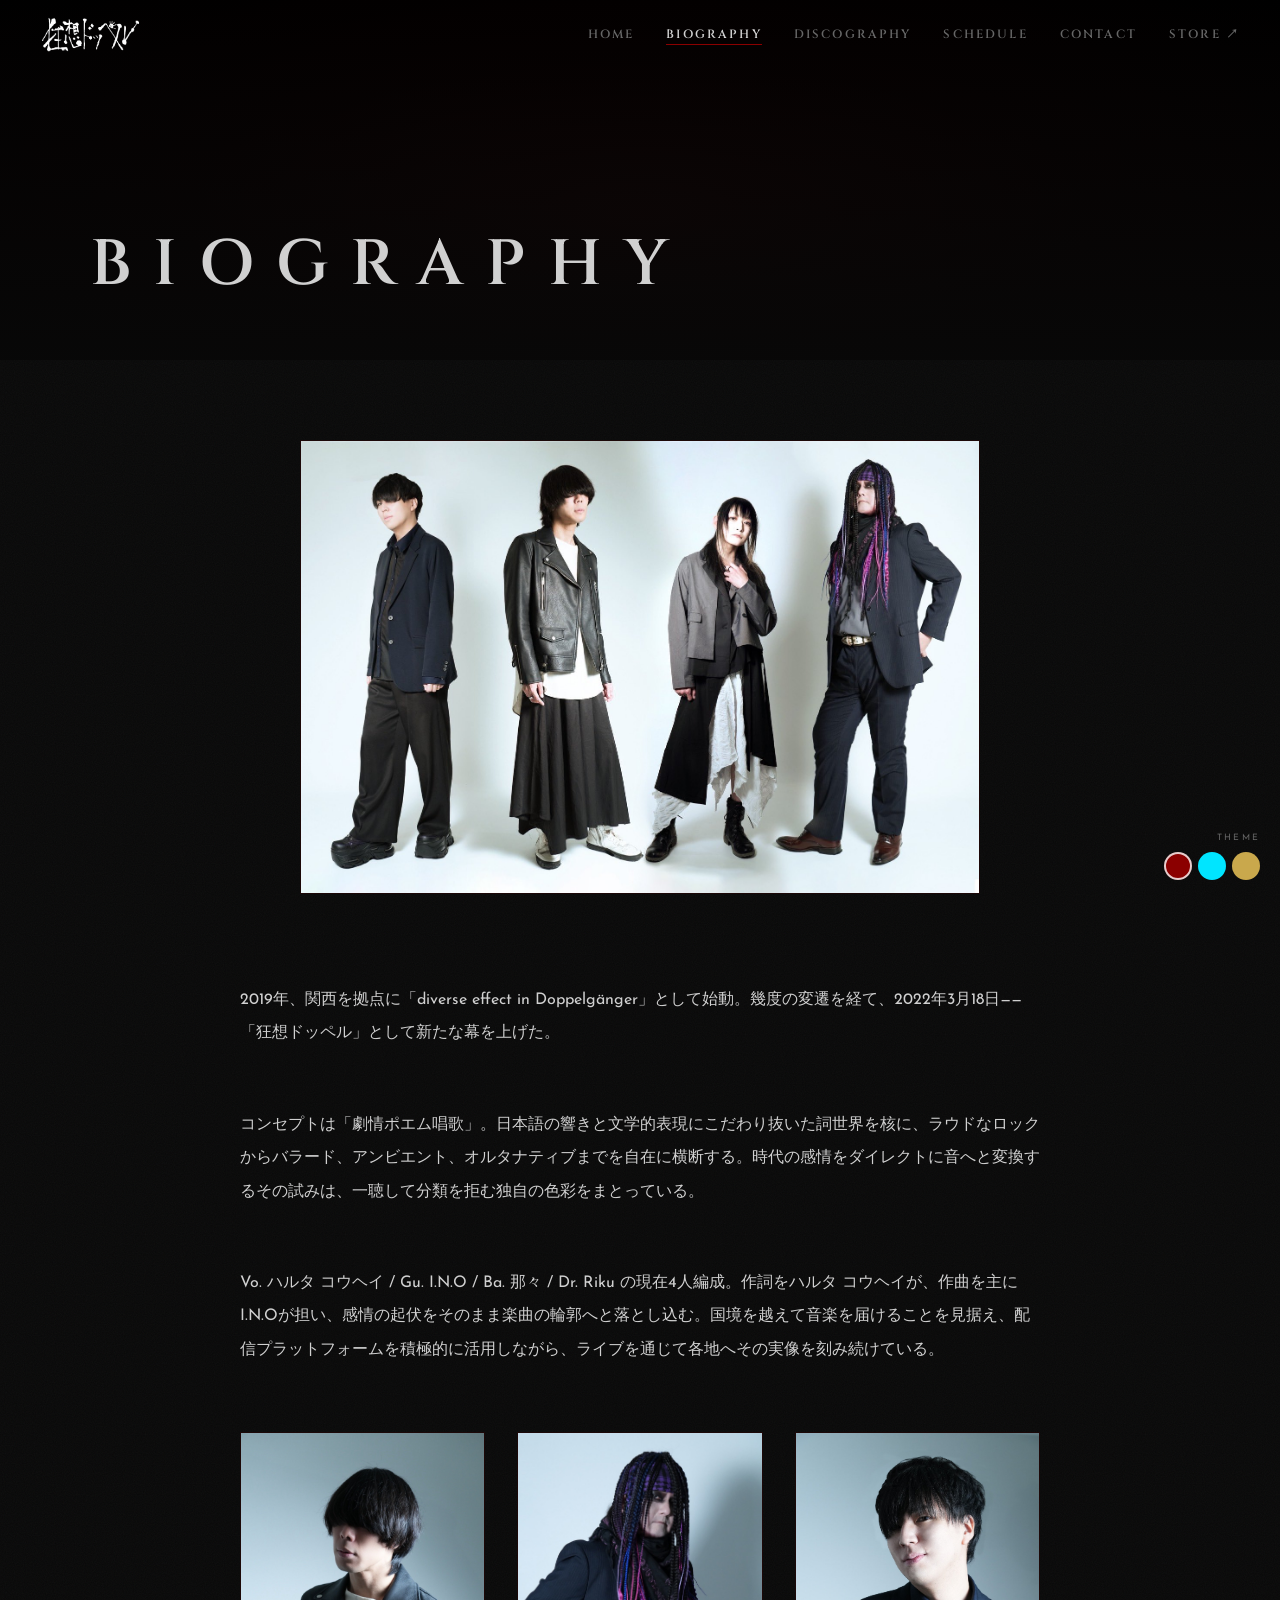
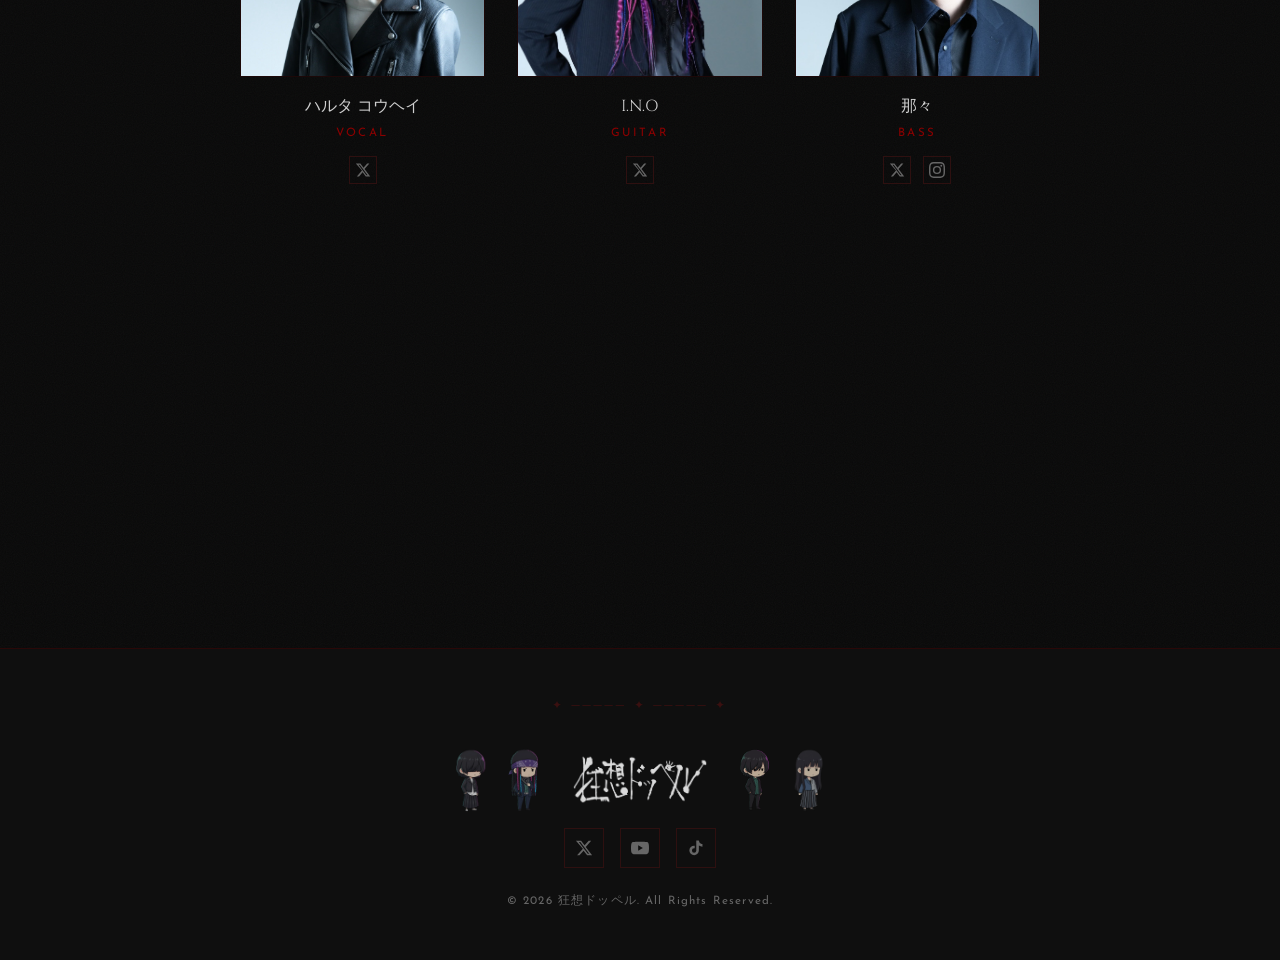
<file: biography.html>
<!DOCTYPE html>
<html lang="ja">
<head>
  <meta charset="UTF-8">
  <meta name="viewport" content="width=device-width, initial-scale=1.0">
  <meta name="description" content="狂想ドッペル（きょうそうどっぺる）のバイオグラフィー。Vo.ハルタ コウヘイ / Gu.I.N.O / Ba.那々 / Dr.Riku からなる感情音楽バンドのメンバープロフィール。">
  <title>狂想ドッペル | BIOGRAPHY - メンバープロフィール</title>
  <link rel="canonical" href="https://kyoso-doppel.com/biography.html">
  <meta property="og:title" content="狂想ドッペル | BIOGRAPHY - メンバープロフィール">
  <meta property="og:description" content="狂想ドッペルのバイオグラフィー。Vo.ハルタ コウヘイ / Gu.I.N.O / Ba.那々 / Dr.Riku からなる感情音楽バンドのメンバープロフィール。">
  <meta property="og:type" content="website">
  <meta property="og:url" content="https://kyoso-doppel.com/biography.html">
  <meta property="og:image" content="https://kyoso-doppel.com/images/artists/artist.jpg">
  <meta property="og:locale" content="ja_JP">
  <meta property="og:site_name" content="狂想ドッペル Official Website">
  <meta name="twitter:card" content="summary_large_image">
  <meta name="twitter:title" content="狂想ドッペル | BIOGRAPHY - メンバープロフィール">
  <meta name="twitter:description" content="狂想ドッペルのバイオグラフィー。Vo.ハルタ コウヘイ / Gu.I.N.O / Ba.那々 / Dr.Riku からなる感情音楽バンドのメンバープロフィール。">
  <meta name="twitter:image" content="https://kyoso-doppel.com/images/artists/artist.jpg">
  <meta name="twitter:site" content="@kyoso_doppel">
  <meta name="google-site-verification" content="fE000UkVXZzDQfR9ErUdTKUqdVIrj-wkFT3vL7Ywkmw">
  <link rel="stylesheet" href="css/base.css">
  <link rel="stylesheet" href="css/theme-gothic.css" id="theme-stylesheet">
</head>
<body>

  <header class="site-header scrolled">
    <nav class="nav">
      <div class="nav__logo">
        <a href="index.html">
          <img src="images/logo/logo.png" alt="狂想ドッペル" class="nav__logo-img">
        </a>
      </div>
      <button class="nav__toggle" aria-label="メニューを開く">
        <span></span><span></span><span></span>
      </button>
      <ul class="nav__menu">
        <li><a href="index.html"            class="nav__link">HOME</a></li>
        <li><a href="biography.html"        class="nav__link">BIOGRAPHY</a></li>
        <li><a href="discography.html"      class="nav__link">DISCOGRAPHY</a></li>
        <li><a href="schedule.html"         class="nav__link">SCHEDULE</a></li>
        <li><a href="contact.html"          class="nav__link">CONTACT</a></li>
        <li><a href="https://dedshop.base.shop/" class="nav__link" target="_blank" rel="noopener">STORE ↗</a></li>
      </ul>
    </nav>
  </header>

  <div id="nav-overlay" class="nav__overlay">
    <a href="index.html"            class="nav__link">HOME</a>
    <a href="biography.html"        class="nav__link">BIOGRAPHY</a>
    <a href="discography.html"      class="nav__link">DISCOGRAPHY</a>
    <a href="schedule.html"         class="nav__link">SCHEDULE</a>
    <a href="contact.html"          class="nav__link">CONTACT</a>
    <a href="https://dedshop.base.shop/" class="nav__link" target="_blank" rel="noopener">STORE ↗</a>
  </div>

  <main>

    <!-- Page Hero -->
    <div class="page-hero">
      <div class="page-hero__bg"></div>
      <div class="page-hero__content">
        <h1 class="page-title">Biography</h1>
      </div>
    </div>

    <!-- Bio Content -->
    <section class="section">
      <div class="container">
        <div class="biography__content">

          <!-- ★ アー写: images/artists/artist.jpg を配置すると表示されます -->
          <div class="biography__photo fade-in">
            <img src="images/artists/artist.jpg" alt="狂想">
          </div>

          <p class="biography__text fade-in">
2019年、関西を拠点に「diverse effect in Doppelgänger」として始動。幾度の変遷を経て、2022年3月18日——「狂想ドッペル」として新たな幕を上げた。
          </p>

          <p class="biography__text fade-in">
コンセプトは「劇情ポエム唱歌」。日本語の響きと文学的表現にこだわり抜いた詞世界を核に、ラウドなロックからバラード、アンビエント、オルタナティブまでを自在に横断する。時代の感情をダイレクトに音へと変換するその試みは、一聴して分類を拒む独自の色彩をまとっている。
          </p>

          <p class="biography__text fade-in">
Vo. ハルタ コウヘイ / Gu. I.N.O / Ba. 那々 / Dr. Riku の現在4人編成。作詞をハルタ コウヘイが、作曲を主にI.N.Oが担い、感情の起伏をそのまま楽曲の輪郭へと落とし込む。国境を越えて音楽を届けることを見据え、配信プラットフォームを積極的に活用しながら、ライブを通じて各地へその実像を刻み続けている。
          </p>

          <!-- 追加テキスト（必要に応じて） -->
          <!--
          <p class="biography__text fade-in">
第二段落があれば、ここに追記できます。
          </p>
          -->

          <!-- メンバー一覧 -->
          <div class="members-grid" style="margin-top:4rem">
            <div class="member-card fade-in">
              <div class="member-card__photo">
                <img src="images/member/Vo.jpg" alt="ハルタ コウヘイ">
              </div>
              <div class="member-card__name">ハルタ コウヘイ</div>
              <div class="member-card__role">Vocal</div>
              <div class="member-card__sns">
                <a href="https://x.com/kyoso_kouhei" target="_blank" rel="noopener" class="sns-link" aria-label="X (Twitter)">
                  <svg xmlns="http://www.w3.org/2000/svg" viewBox="0 0 24 24" fill="currentColor"><path d="M18.244 2.25h3.308l-7.227 8.26 8.502 11.24H16.17l-4.714-6.231-5.401 6.231H2.747l7.73-8.835L1.254 2.25H8.08l4.713 6.231zm-1.161 17.52h1.833L7.084 4.126H5.117z"/></svg>
                </a>
              </div>
            </div>
            <div class="member-card fade-in">
              <div class="member-card__photo">
                <img src="images/member/Gu.jpg" alt="I.N.O">
              </div>
              <div class="member-card__name">I.N.O</div>
              <div class="member-card__role">Guitar</div>
              <div class="member-card__sns">
                <a href="https://x.com/kyoso_INO" target="_blank" rel="noopener" class="sns-link" aria-label="X (Twitter)">
                  <svg xmlns="http://www.w3.org/2000/svg" viewBox="0 0 24 24" fill="currentColor"><path d="M18.244 2.25h3.308l-7.227 8.26 8.502 11.24H16.17l-4.714-6.231-5.401 6.231H2.747l7.73-8.835L1.254 2.25H8.08l4.713 6.231zm-1.161 17.52h1.833L7.084 4.126H5.117z"/></svg>
                </a>
              </div>
            </div>
            <div class="member-card fade-in">
              <div class="member-card__photo">
                <img src="images/member/Ba.jpg" alt="那々">
              </div>
              <div class="member-card__name">那々</div>
              <div class="member-card__role">Bass</div>
              <div class="member-card__sns">
                <a href="https://x.com/nana_bassist" target="_blank" rel="noopener" class="sns-link" aria-label="X (Twitter)">
                  <svg xmlns="http://www.w3.org/2000/svg" viewBox="0 0 24 24" fill="currentColor"><path d="M18.244 2.25h3.308l-7.227 8.26 8.502 11.24H16.17l-4.714-6.231-5.401 6.231H2.747l7.73-8.835L1.254 2.25H8.08l4.713 6.231zm-1.161 17.52h1.833L7.084 4.126H5.117z"/></svg>
                </a>
                <a href="https://www.instagram.com/nana_bassist" target="_blank" rel="noopener" class="sns-link" aria-label="Instagram">
                  <svg xmlns="http://www.w3.org/2000/svg" viewBox="0 0 24 24" fill="currentColor"><path d="M12 2.163c3.204 0 3.584.012 4.85.07 3.252.148 4.771 1.691 4.919 4.919.058 1.265.069 1.645.069 4.849 0 3.205-.012 3.584-.069 4.849-.149 3.225-1.664 4.771-4.919 4.919-1.266.058-1.644.07-4.85.07-3.204 0-3.584-.012-4.849-.07-3.26-.149-4.771-1.699-4.919-4.92-.058-1.265-.07-1.644-.07-4.849 0-3.204.013-3.583.07-4.849.149-3.227 1.664-4.771 4.919-4.919 1.266-.057 1.645-.069 4.849-.069zM12 0C8.741 0 8.333.014 7.053.072 2.695.272.273 2.69.073 7.052.014 8.333 0 8.741 0 12c0 3.259.014 3.668.072 4.948.2 4.358 2.618 6.78 6.98 6.98C8.333 23.986 8.741 24 12 24c3.259 0 3.668-.014 4.948-.072 4.354-.2 6.782-2.618 6.979-6.98.059-1.28.073-1.689.073-4.948 0-3.259-.014-3.667-.072-4.947-.196-4.354-2.617-6.78-6.979-6.98C15.668.014 15.259 0 12 0zm0 5.838a6.162 6.162 0 100 12.324 6.162 6.162 0 000-12.324zM12 16a4 4 0 110-8 4 4 0 010 8zm6.406-11.845a1.44 1.44 0 100 2.881 1.44 1.44 0 000-2.881z"/></svg>
                </a>
              </div>
            </div>
            <div class="member-card fade-in">
              <div class="member-card__photo">
                <img src="images/member/Dr.jpg" alt="Riku">
              </div>
              <div class="member-card__name">Riku</div>
              <div class="member-card__role">Drums</div>
              <div class="member-card__sns">
                <a href="https://x.com/DOPpELDrR" target="_blank" rel="noopener" class="sns-link" aria-label="X (Twitter)">
                  <svg xmlns="http://www.w3.org/2000/svg" viewBox="0 0 24 24" fill="currentColor"><path d="M18.244 2.25h3.308l-7.227 8.26 8.502 11.24H16.17l-4.714-6.231-5.401 6.231H2.747l7.73-8.835L1.254 2.25H8.08l4.713 6.231zm-1.161 17.52h1.833L7.084 4.126H5.117z"/></svg>
                </a>
              </div>
            </div>
          </div>

        </div>
      </div>
    </section>

  </main>

  <footer class="site-footer">
    <div class="container">
      <div class="footer__logo-row">
        <div class="footer__members-left">
          <img src="images/icon/Vo.png" alt="ハルタ コウヘイ" class="footer__member-icon">
          <img src="images/icon/Gu.png" alt="I.N.O" class="footer__member-icon">
        </div>
        <div class="footer__logo">
          <a href="index.html">
            <img src="images/logo/logo.png" alt="狂想ドッペル" class="footer__logo-img">
          </a>
        </div>
        <div class="footer__members-right">
          <img src="images/icon/Ba.png" alt="那々" class="footer__member-icon">
          <img src="images/icon/Dr.png" alt="Riku" class="footer__member-icon">
        </div>
      </div>
      <div class="footer__sns">
        <a href="https://x.com/kyoso_doppel" target="_blank" rel="noopener" class="sns-link" aria-label="X (Twitter)">
          <svg xmlns="http://www.w3.org/2000/svg" viewBox="0 0 24 24" fill="currentColor">
            <path d="M18.244 2.25h3.308l-7.227 8.26 8.502 11.24H16.17l-4.714-6.231-5.401 6.231H2.747l7.73-8.835L1.254 2.25H8.08l4.713 6.231zm-1.161 17.52h1.833L7.084 4.126H5.117z"/>
          </svg>
        </a>
        <a href="https://www.youtube.com/@kyoso-doppel" target="_blank" rel="noopener" class="sns-link" aria-label="YouTube">
          <svg xmlns="http://www.w3.org/2000/svg" viewBox="0 0 24 24" fill="currentColor">
            <path d="M23.498 6.186a3.016 3.016 0 00-2.122-2.136C19.505 3.545 12 3.545 12 3.545s-7.505 0-9.377.505A3.017 3.017 0 00.502 6.186C0 8.07 0 12 0 12s0 3.93.502 5.814a3.016 3.016 0 002.122 2.136c1.871.505 9.376.505 9.376.505s7.505 0 9.377-.505a3.015 3.015 0 002.122-2.136C24 15.93 24 12 24 12s0-3.93-.502-5.814zM9.545 15.568V8.432L15.818 12l-6.273 3.568z"/>
          </svg>
        </a>
        <a href="https://www.tiktok.com/@kyoso_doppel" target="_blank" rel="noopener" class="sns-link" aria-label="TikTok">
          <svg xmlns="http://www.w3.org/2000/svg" viewBox="0 0 24 24" fill="currentColor">
            <path d="M19.59 6.69a4.83 4.83 0 01-3.77-4.25V2h-3.45v13.67a2.89 2.89 0 01-2.88 2.5 2.89 2.89 0 01-2.89-2.89 2.89 2.89 0 012.89-2.89c.28 0 .54.04.79.1V9.01a6.33 6.33 0 00-.79-.05 6.34 6.34 0 00-6.34 6.34 6.34 6.34 0 006.34 6.34 6.34 6.34 0 006.33-6.34V8.69a8.14 8.14 0 004.77 1.52V6.76a4.85 4.85 0 01-1-.07z"/>
          </svg>
        </a>
      </div>
      <p class="footer__copy">&copy; 2026 狂想ドッペル. All Rights Reserved.</p>
    </div>
  </footer>

  <div class="theme-switcher">
    <div class="theme-switcher__label">THEME</div>
    <div class="theme-switcher__buttons">
      <button class="theme-btn theme-btn--gothic active" data-theme="gothic"  title="A: Gothic"></button>
      <button class="theme-btn theme-btn--cyber"         data-theme="cyber"   title="B: Cyber"></button>
      <button class="theme-btn theme-btn--elegant"       data-theme="elegant" title="C: Elegant"></button>
    </div>
  </div>

  <script src="js/main.js"></script>
</body>
</html>
</file>
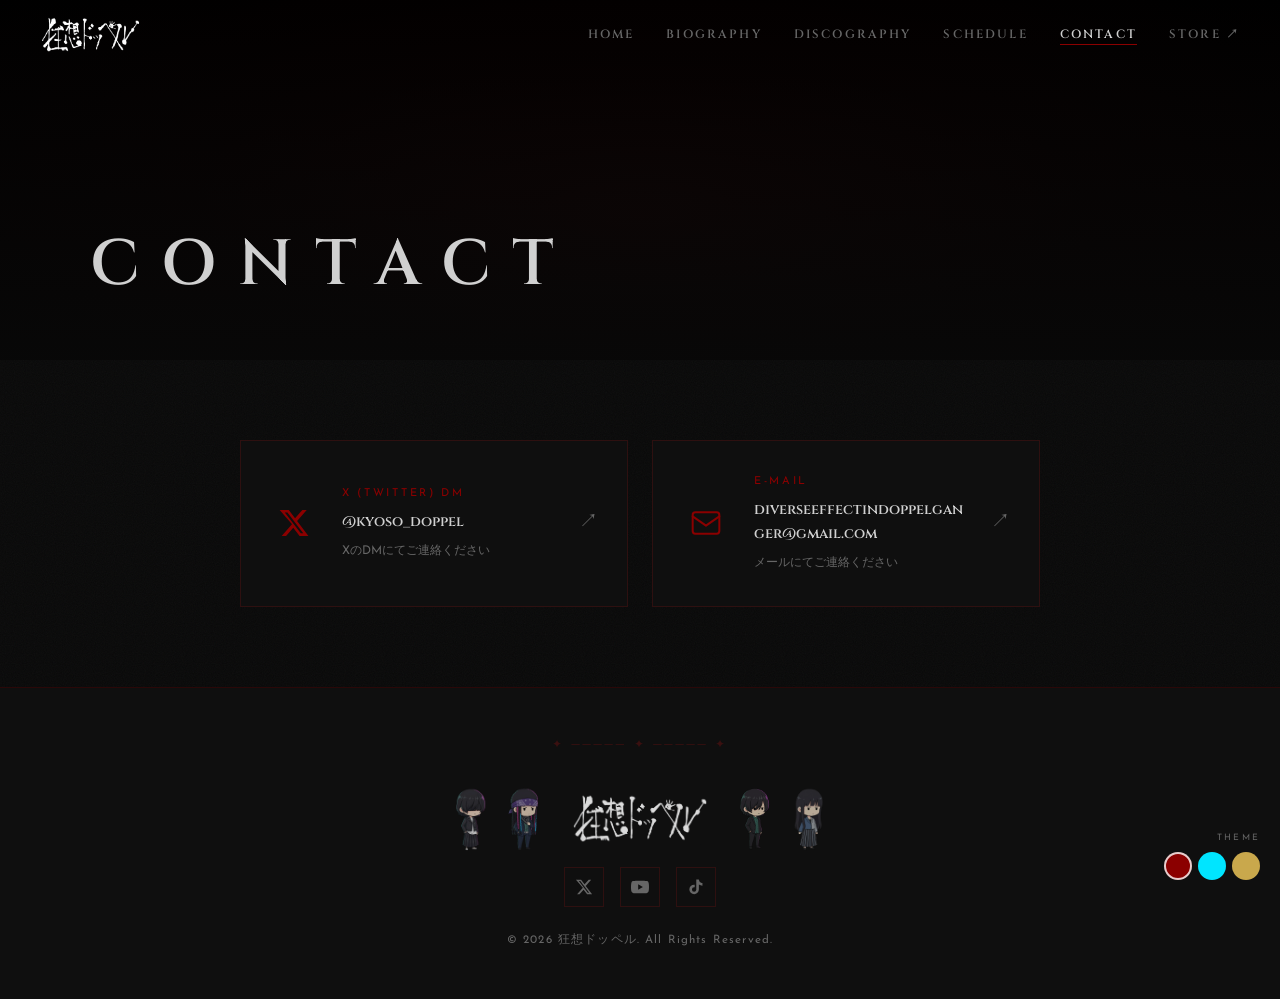
<file: contact.html>
<!DOCTYPE html>
<html lang="ja">
<head>
  <meta charset="UTF-8">
  <meta name="viewport" content="width=device-width, initial-scale=1.0">
  <meta name="description" content="狂想ドッペル（きょうそうどっぺる）へのお問い合わせ。出演依頼・取材・メディア掲載などはこちらからご連絡ください。">
  <title>狂想ドッペル | CONTACT - お問い合わせ</title>
  <link rel="canonical" href="https://kyoso-doppel.com/contact.html">
  <meta property="og:title" content="狂想ドッペル | CONTACT - お問い合わせ">
  <meta property="og:description" content="狂想ドッペルへのお問い合わせ。出演依頼・取材・メディア掲載などはこちらからご連絡ください。">
  <meta property="og:type" content="website">
  <meta property="og:url" content="https://kyoso-doppel.com/contact.html">
  <meta property="og:image" content="https://kyoso-doppel.com/images/artists/artist.jpg">
  <meta property="og:locale" content="ja_JP">
  <meta property="og:site_name" content="狂想ドッペル Official Website">
  <meta name="twitter:card" content="summary_large_image">
  <meta name="twitter:title" content="狂想ドッペル | CONTACT - お問い合わせ">
  <meta name="twitter:description" content="狂想ドッペルへのお問い合わせ。出演依頼・取材・メディア掲載などはこちらからご連絡ください。">
  <meta name="twitter:image" content="https://kyoso-doppel.com/images/artists/artist.jpg">
  <meta name="twitter:site" content="@kyoso_doppel">
  <meta name="google-site-verification" content="fE000UkVXZzDQfR9ErUdTKUqdVIrj-wkFT3vL7Ywkmw">
  <link rel="stylesheet" href="css/base.css">
  <link rel="stylesheet" href="css/theme-gothic.css" id="theme-stylesheet">
</head>
<body>

  <header class="site-header scrolled">
    <nav class="nav">
      <div class="nav__logo">
        <a href="index.html">
          <img src="images/logo/logo.png" alt="狂想ドッペル" class="nav__logo-img">
        </a>
      </div>
      <button class="nav__toggle" aria-label="メニューを開く">
        <span></span><span></span><span></span>
      </button>
      <ul class="nav__menu">
        <li><a href="index.html"            class="nav__link">HOME</a></li>
        <li><a href="biography.html"        class="nav__link">BIOGRAPHY</a></li>
        <li><a href="discography.html"      class="nav__link">DISCOGRAPHY</a></li>
        <li><a href="schedule.html"         class="nav__link">SCHEDULE</a></li>
        <li><a href="contact.html"          class="nav__link">CONTACT</a></li>
        <li><a href="https://dedshop.base.shop/" class="nav__link" target="_blank" rel="noopener">STORE ↗</a></li>
      </ul>
    </nav>
  </header>

  <div id="nav-overlay" class="nav__overlay">
    <a href="index.html"            class="nav__link">HOME</a>
    <a href="biography.html"        class="nav__link">BIOGRAPHY</a>
    <a href="discography.html"      class="nav__link">DISCOGRAPHY</a>
    <a href="schedule.html"         class="nav__link">SCHEDULE</a>
    <a href="contact.html"          class="nav__link">CONTACT</a>
    <a href="https://dedshop.base.shop/" class="nav__link" target="_blank" rel="noopener">STORE ↗</a>
  </div>

  <main>

    <div class="page-hero">
      <div class="page-hero__bg"></div>
      <div class="page-hero__content">
        <h1 class="page-title">Contact</h1>
      </div>
    </div>

    <section class="section">
      <div class="container">
        <div class="contact-grid">

          <!-- X DM -->
          <a href="https://x.com/kyoso_doppel" target="_blank" rel="noopener" class="contact-card">
            <div class="contact-card__icon">
              <svg xmlns="http://www.w3.org/2000/svg" viewBox="0 0 24 24" fill="currentColor">
                <path d="M18.244 2.25h3.308l-7.227 8.26 8.502 11.24H16.17l-4.714-6.231-5.401 6.231H2.747l7.73-8.835L1.254 2.25H8.08l4.713 6.231zm-1.161 17.52h1.833L7.084 4.126H5.117z"/>
              </svg>
            </div>
            <div class="contact-card__body">
              <div class="contact-card__label">X (Twitter) DM</div>
              <div class="contact-card__value">@kyoso_doppel</div>
              <div class="contact-card__note">XのDMにてご連絡ください</div>
            </div>
            <div class="contact-card__arrow">↗</div>
          </a>

          <!-- Email -->
          <a href="mailto:diverseeffectindoppelganger@gmail.com" class="contact-card">
            <div class="contact-card__icon">
              <svg xmlns="http://www.w3.org/2000/svg" viewBox="0 0 24 24" fill="none" stroke="currentColor" stroke-width="1.5" stroke-linecap="round" stroke-linejoin="round">
                <rect x="2" y="4" width="20" height="16" rx="2"/>
                <path d="M2 7l10 7 10-7"/>
              </svg>
            </div>
            <div class="contact-card__body">
              <div class="contact-card__label">E-MAIL</div>
              <div class="contact-card__value">diverseeffectindoppelganger@gmail.com</div>
              <div class="contact-card__note">メールにてご連絡ください</div>
            </div>
            <div class="contact-card__arrow">↗</div>
          </a>

        </div>
      </div>
    </section>

  </main>

  <footer class="site-footer">
    <div class="container">
      <div class="footer__logo-row">
        <div class="footer__members-left">
          <img src="images/icon/Vo.png" alt="ハルタ コウヘイ" class="footer__member-icon">
          <img src="images/icon/Gu.png" alt="I.N.O" class="footer__member-icon">
        </div>
        <div class="footer__logo">
          <a href="index.html">
            <img src="images/logo/logo.png" alt="狂想ドッペル" class="footer__logo-img">
          </a>
        </div>
        <div class="footer__members-right">
          <img src="images/icon/Ba.png" alt="那々" class="footer__member-icon">
          <img src="images/icon/Dr.png" alt="Riku" class="footer__member-icon">
        </div>
      </div>
      <div class="footer__sns">
        <a href="https://x.com/kyoso_doppel" target="_blank" rel="noopener" class="sns-link" aria-label="X (Twitter)">
          <svg xmlns="http://www.w3.org/2000/svg" viewBox="0 0 24 24" fill="currentColor">
            <path d="M18.244 2.25h3.308l-7.227 8.26 8.502 11.24H16.17l-4.714-6.231-5.401 6.231H2.747l7.73-8.835L1.254 2.25H8.08l4.713 6.231zm-1.161 17.52h1.833L7.084 4.126H5.117z"/>
          </svg>
        </a>
        <a href="https://www.youtube.com/@kyoso-doppel" target="_blank" rel="noopener" class="sns-link" aria-label="YouTube">
          <svg xmlns="http://www.w3.org/2000/svg" viewBox="0 0 24 24" fill="currentColor">
            <path d="M23.498 6.186a3.016 3.016 0 00-2.122-2.136C19.505 3.545 12 3.545 12 3.545s-7.505 0-9.377.505A3.017 3.017 0 00.502 6.186C0 8.07 0 12 0 12s0 3.93.502 5.814a3.016 3.016 0 002.122 2.136c1.871.505 9.376.505 9.376.505s7.505 0 9.377-.505a3.015 3.015 0 002.122-2.136C24 15.93 24 12 24 12s0-3.93-.502-5.814zM9.545 15.568V8.432L15.818 12l-6.273 3.568z"/>
          </svg>
        </a>
        <a href="https://www.tiktok.com/@kyoso_doppel" target="_blank" rel="noopener" class="sns-link" aria-label="TikTok">
          <svg xmlns="http://www.w3.org/2000/svg" viewBox="0 0 24 24" fill="currentColor">
            <path d="M19.59 6.69a4.83 4.83 0 01-3.77-4.25V2h-3.45v13.67a2.89 2.89 0 01-2.88 2.5 2.89 2.89 0 01-2.89-2.89 2.89 2.89 0 012.89-2.89c.28 0 .54.04.79.1V9.01a6.33 6.33 0 00-.79-.05 6.34 6.34 0 00-6.34 6.34 6.34 6.34 0 006.34 6.34 6.34 6.34 0 006.33-6.34V8.69a8.14 8.14 0 004.77 1.52V6.76a4.85 4.85 0 01-1-.07z"/>
          </svg>
        </a>
      </div>
      <p class="footer__copy">&copy; 2026 狂想ドッペル. All Rights Reserved.</p>
    </div>
  </footer>

  <div class="theme-switcher">
    <div class="theme-switcher__label">THEME</div>
    <div class="theme-switcher__buttons">
      <button class="theme-btn theme-btn--gothic active" data-theme="gothic"  title="A: Gothic"></button>
      <button class="theme-btn theme-btn--cyber"         data-theme="cyber"   title="B: Cyber"></button>
      <button class="theme-btn theme-btn--elegant"       data-theme="elegant" title="C: Elegant"></button>
    </div>
  </div>

  <script src="js/main.js"></script>
</body>
</html>
</file>
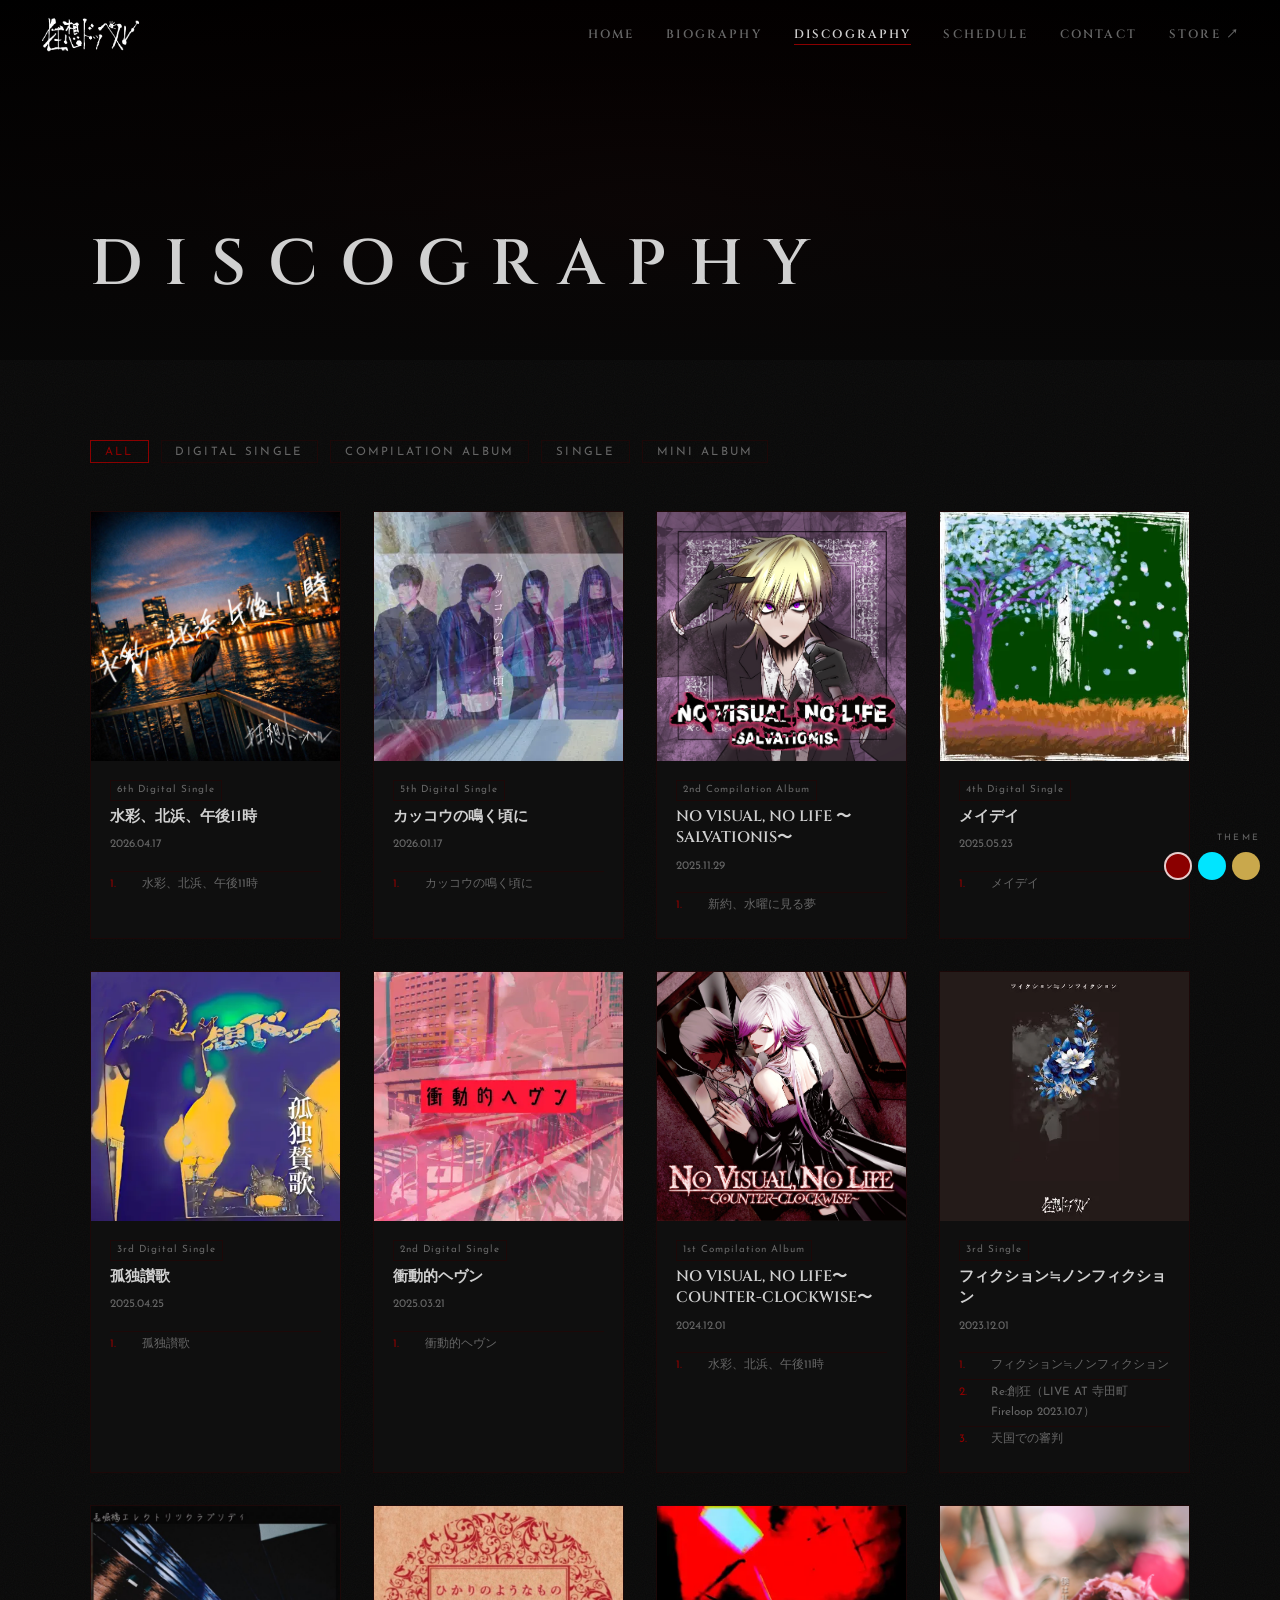
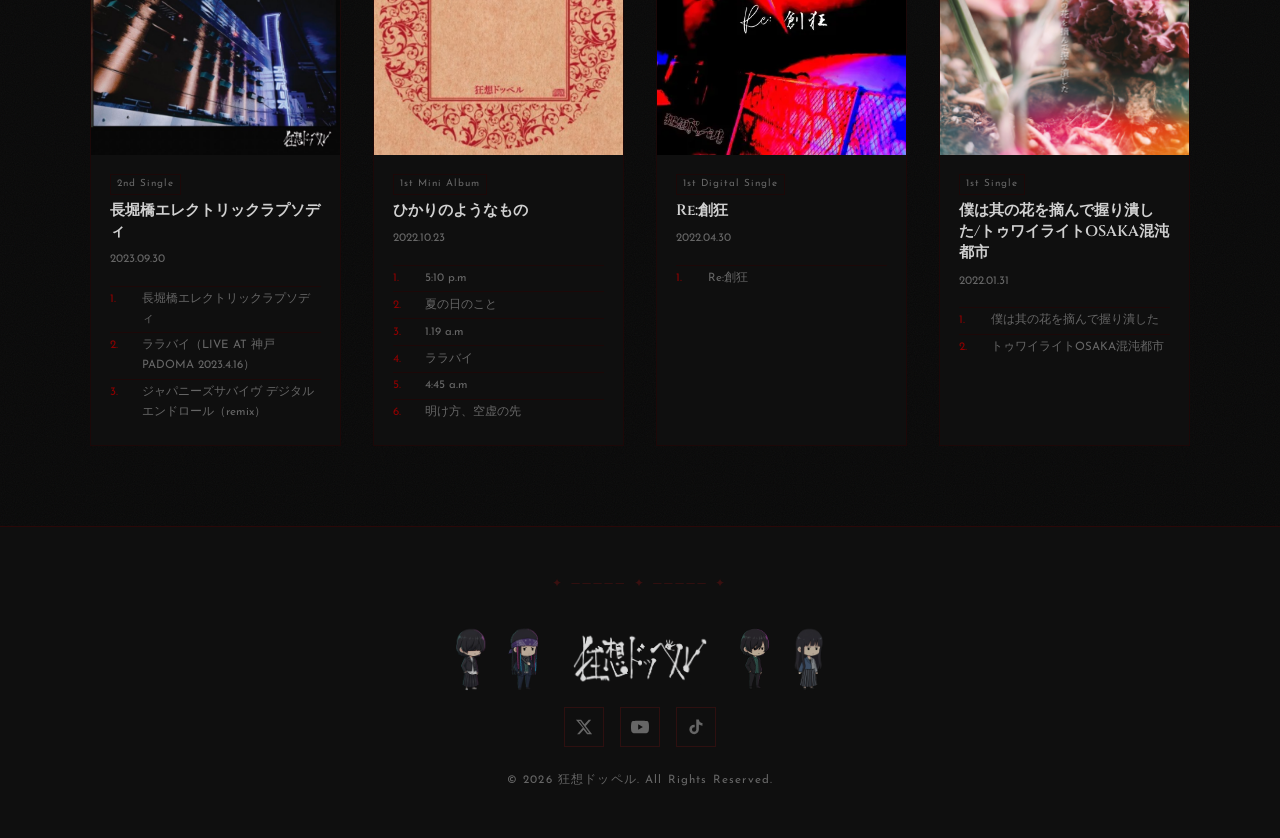
<file: discography.html>
<!DOCTYPE html>
<html lang="ja">
<head>
  <meta charset="UTF-8">
  <meta name="viewport" content="width=device-width, initial-scale=1.0">
  <meta name="description" content="狂想ドッペル（きょうそうどっぺる）のディスコグラフィー。感情音楽バンドのシングル・アルバム・配信楽曲一覧。">
  <title>狂想ドッペル | DISCOGRAPHY - リリース一覧</title>
  <link rel="canonical" href="https://kyoso-doppel.com/discography.html">
  <meta property="og:title" content="狂想ドッペル | DISCOGRAPHY - リリース一覧">
  <meta property="og:description" content="狂想ドッペルのディスコグラフィー。感情音楽バンドのシングル・アルバム・配信楽曲一覧。">
  <meta property="og:type" content="website">
  <meta property="og:url" content="https://kyoso-doppel.com/discography.html">
  <meta property="og:image" content="https://kyoso-doppel.com/images/artists/artist.jpg">
  <meta property="og:locale" content="ja_JP">
  <meta property="og:site_name" content="狂想ドッペル Official Website">
  <meta name="twitter:card" content="summary_large_image">
  <meta name="twitter:title" content="狂想ドッペル | DISCOGRAPHY - リリース一覧">
  <meta name="twitter:description" content="狂想ドッペルのディスコグラフィー。感情音楽バンドのシングル・アルバム・配信楽曲一覧。">
  <meta name="twitter:image" content="https://kyoso-doppel.com/images/artists/artist.jpg">
  <meta name="twitter:site" content="@kyoso_doppel">
  <meta name="google-site-verification" content="fE000UkVXZzDQfR9ErUdTKUqdVIrj-wkFT3vL7Ywkmw">
  <link rel="stylesheet" href="css/base.css">
  <link rel="stylesheet" href="css/theme-gothic.css" id="theme-stylesheet">
</head>
<body>

  <header class="site-header scrolled">
    <nav class="nav">
      <div class="nav__logo">
        <a href="index.html">
          <img src="images/logo/logo.png" alt="狂想ドッペル" class="nav__logo-img">
        </a>
      </div>
      <button class="nav__toggle" aria-label="メニューを開く">
        <span></span><span></span><span></span>
      </button>
      <ul class="nav__menu">
        <li><a href="index.html"            class="nav__link">HOME</a></li>
        <li><a href="biography.html"        class="nav__link">BIOGRAPHY</a></li>
        <li><a href="discography.html"      class="nav__link">DISCOGRAPHY</a></li>
        <li><a href="schedule.html"         class="nav__link">SCHEDULE</a></li>
        <li><a href="contact.html"          class="nav__link">CONTACT</a></li>
        <li><a href="https://dedshop.base.shop/" class="nav__link" target="_blank" rel="noopener">STORE ↗</a></li>
      </ul>
    </nav>
  </header>

  <div id="nav-overlay" class="nav__overlay">
    <a href="index.html"            class="nav__link">HOME</a>
    <a href="biography.html"        class="nav__link">BIOGRAPHY</a>
    <a href="discography.html"      class="nav__link">DISCOGRAPHY</a>
    <a href="schedule.html"         class="nav__link">SCHEDULE</a>
    <a href="contact.html"          class="nav__link">CONTACT</a>
    <a href="https://dedshop.base.shop/" class="nav__link" target="_blank" rel="noopener">STORE ↗</a>
  </div>

  <main>

    <div class="page-hero">
      <div class="page-hero__bg"></div>
      <div class="page-hero__content">
        <h1 class="page-title">Discography</h1>
      </div>
    </div>

    <section class="section">
      <div class="container">

        <!-- フィルターボタン（JS が自動生成） -->
        <div class="discography-filter" id="discography-filter"></div>

        <!-- リリースカード（JS が data/discography.json から自動生成） -->
        <div class="discography-grid" id="discography-grid">
          <p style="color:var(--color-text-muted);grid-column:1/-1">読み込み中...</p>
        </div>

      </div>
    </section>

  </main>

  <footer class="site-footer">
    <div class="container">
      <div class="footer__logo-row">
        <div class="footer__members-left">
          <img src="images/icon/Vo.png" alt="ハルタ コウヘイ" class="footer__member-icon">
          <img src="images/icon/Gu.png" alt="I.N.O" class="footer__member-icon">
        </div>
        <div class="footer__logo">
          <a href="index.html">
            <img src="images/logo/logo.png" alt="狂想ドッペル" class="footer__logo-img">
          </a>
        </div>
        <div class="footer__members-right">
          <img src="images/icon/Ba.png" alt="那々" class="footer__member-icon">
          <img src="images/icon/Dr.png" alt="Riku" class="footer__member-icon">
        </div>
      </div>
      <div class="footer__sns">
        <a href="https://x.com/kyoso_doppel" target="_blank" rel="noopener" class="sns-link" aria-label="X (Twitter)">
          <svg xmlns="http://www.w3.org/2000/svg" viewBox="0 0 24 24" fill="currentColor">
            <path d="M18.244 2.25h3.308l-7.227 8.26 8.502 11.24H16.17l-4.714-6.231-5.401 6.231H2.747l7.73-8.835L1.254 2.25H8.08l4.713 6.231zm-1.161 17.52h1.833L7.084 4.126H5.117z"/>
          </svg>
        </a>
        <a href="https://www.youtube.com/@kyoso-doppel" target="_blank" rel="noopener" class="sns-link" aria-label="YouTube">
          <svg xmlns="http://www.w3.org/2000/svg" viewBox="0 0 24 24" fill="currentColor">
            <path d="M23.498 6.186a3.016 3.016 0 00-2.122-2.136C19.505 3.545 12 3.545 12 3.545s-7.505 0-9.377.505A3.017 3.017 0 00.502 6.186C0 8.07 0 12 0 12s0 3.93.502 5.814a3.016 3.016 0 002.122 2.136c1.871.505 9.376.505 9.376.505s7.505 0 9.377-.505a3.015 3.015 0 002.122-2.136C24 15.93 24 12 24 12s0-3.93-.502-5.814zM9.545 15.568V8.432L15.818 12l-6.273 3.568z"/>
          </svg>
        </a>
        <a href="https://www.tiktok.com/@kyoso_doppel" target="_blank" rel="noopener" class="sns-link" aria-label="TikTok">
          <svg xmlns="http://www.w3.org/2000/svg" viewBox="0 0 24 24" fill="currentColor">
            <path d="M19.59 6.69a4.83 4.83 0 01-3.77-4.25V2h-3.45v13.67a2.89 2.89 0 01-2.88 2.5 2.89 2.89 0 01-2.89-2.89 2.89 2.89 0 012.89-2.89c.28 0 .54.04.79.1V9.01a6.33 6.33 0 00-.79-.05 6.34 6.34 0 00-6.34 6.34 6.34 6.34 0 006.34 6.34 6.34 6.34 0 006.33-6.34V8.69a8.14 8.14 0 004.77 1.52V6.76a4.85 4.85 0 01-1-.07z"/>
          </svg>
        </a>
      </div>
      <p class="footer__copy">&copy; 2026 狂想ドッペル. All Rights Reserved.</p>
    </div>
  </footer>

  <div class="theme-switcher">
    <div class="theme-switcher__label">THEME</div>
    <div class="theme-switcher__buttons">
      <button class="theme-btn theme-btn--gothic active" data-theme="gothic"  title="A: Gothic"></button>
      <button class="theme-btn theme-btn--cyber"         data-theme="cyber"   title="B: Cyber"></button>
      <button class="theme-btn theme-btn--elegant"       data-theme="elegant" title="C: Elegant"></button>
    </div>
  </div>

  <script src="data/discography.js"></script>
  <script src="js/main.js"></script>
  <script src="js/discography.js"></script>
</body>
</html>
</file>
<file: css/base.css>
/* ==========================================
   BASE CSS — Structure & Layout
   色・フォントはtheme-*.cssで定義
   ========================================== */

*, *::before, *::after { box-sizing: border-box; margin: 0; padding: 0; }

html { scroll-behavior: smooth; font-size: 16px; }

body {
  font-family: var(--font-body);
  background-color: var(--color-bg);
  color: var(--color-text);
  line-height: 1.7;
  min-height: 100vh;
  overflow-x: hidden;
}

img { max-width: 100%; height: auto; display: block; }
a { color: inherit; text-decoration: none; }
ul { list-style: none; }

/* ---- Layout ---- */
.container { width: 90%; max-width: 1100px; margin-inline: auto; }
.section { padding: 80px 0; }

/* ---- Fade-in animation ---- */
.fade-in { opacity: 0; transform: translateY(20px); transition: opacity 0.6s ease, transform 0.6s ease; }
.fade-in.visible { opacity: 1; transform: translateY(0); }

/* ---- Navigation ---- */
.site-header {
  position: fixed; top: 0; left: 0; width: 100%; z-index: 100;
  transition: background-color 0.4s ease, border-color 0.4s ease;
}
.site-header.scrolled {
  background-color: var(--color-nav-bg);
  backdrop-filter: blur(12px);
  -webkit-backdrop-filter: blur(12px);
  border-bottom: 1px solid var(--color-border);
}

.nav {
  display: flex; align-items: center; justify-content: space-between;
  height: 70px; padding: 0 40px;
}

.nav__logo a {
  font-family: var(--font-heading);
  font-size: 1.3rem;
  font-weight: var(--font-heading-weight, 700);
  color: var(--color-text);
  letter-spacing: 0.12em;
  transition: color 0.3s;
  display: flex; align-items: center;
}
.nav__logo a:hover { color: var(--color-accent); }

/* ロゴ画像 (images/logo/logo.png を配置すると自動適用) */
.nav__logo-img {
  height: 38px; width: auto; display: block;
  transition: opacity 0.3s;
  filter: var(--logo-filter, none);
}
.nav__logo a:hover .nav__logo-img { opacity: 0.8; }

.footer__logo-img {
  height: 52px; width: auto;
  display: block; margin-inline: auto;
  filter: var(--logo-filter, none);
  opacity: 0.85;
  transition: opacity 0.3s;
}
.footer__logo-img:hover { opacity: 1; }

/* バイオグラフィ アー写 */
.biography__photo {
  width: 100%; max-width: 680px;
  margin: 0 auto 3.5rem;
  border: 1px solid var(--color-border);
  overflow: hidden;
  position: relative;
}
.biography__photo img { width: 100%; display: block; }

.nav__menu { display: flex; gap: 2rem; align-items: center; }

.nav__link {
  font-family: var(--font-nav, var(--font-body));
  font-size: 0.75rem;
  font-weight: 600;
  letter-spacing: 0.18em;
  text-transform: uppercase;
  color: var(--color-text-muted);
  transition: color 0.3s;
  position: relative;
  padding-bottom: 3px;
}
.nav__link::after {
  content: ''; position: absolute; bottom: 0; left: 0;
  width: 0; height: 1px;
  background-color: var(--color-accent);
  transition: width 0.3s ease;
}
.nav__link:hover,
.nav__link.active { color: var(--color-text); }
.nav__link:hover::after,
.nav__link.active::after { width: 100%; }

/* Hamburger */
.nav__toggle {
  display: none; flex-direction: column; gap: 5px;
  background: none; border: none; cursor: pointer; padding: 8px;
}
.nav__toggle span {
  display: block; width: 24px; height: 1px;
  background-color: var(--color-text);
  transition: all 0.3s ease;
}
.nav__toggle.active span:nth-child(1) { transform: translateY(6px) rotate(45deg); }
.nav__toggle.active span:nth-child(2) { opacity: 0; }
.nav__toggle.active span:nth-child(3) { transform: translateY(-6px) rotate(-45deg); }

/* Mobile overlay */
.nav__overlay {
  display: none; position: fixed; inset: 0;
  background-color: var(--color-bg); z-index: 90;
  flex-direction: column; align-items: center; justify-content: center; gap: 2.5rem;
}
.nav__overlay.open { display: flex; }
.nav__overlay .nav__link { font-size: 1.4rem; letter-spacing: 0.25em; color: var(--color-text); }

/* ---- Hero ---- */
.hero {
  position: relative; height: 100vh; min-height: 600px;
  display: flex; align-items: center; justify-content: center; overflow: hidden;
}
/* hero__bg: グラデーションの上にアー写を重ねる。
   images/artists/hero.jpg を配置したら style属性のコメントを外してください（index.html参照）*/
.hero__bg {
  position: absolute; inset: 0;
  background-color: var(--color-bg);
  background-size: 100% auto; background-position: center top;
  background-repeat: no-repeat;
  z-index: 0;
}
/* ヒーロー動画 */
.hero__video {
  position: absolute;
  top: 0; left: 0; right: 0; bottom: 0;
  width: 100%; height: 100%;
  object-fit: cover;
  object-position: center top;
}

.hero__bg::before {
  content: ''; position: absolute; inset: 0;
  background: var(--hero-bg);  /* テーマのグラデーション（画像なし時に表示） */
  opacity: var(--hero-gradient-opacity, 1);
  z-index: 1;
}
.hero__bg::after {
  content: ''; position: absolute; inset: 0;
  background: var(--hero-overlay);
  z-index: 2;
}

.hero__content { position: relative; z-index: 3; text-align: center; }
.hero__scroll  { z-index: 3; }

.hero__title {
  font-family: var(--font-heading);
  font-size: clamp(3.5rem, 12vw, 9rem);
  font-weight: var(--font-heading-weight, 700);
  letter-spacing: var(--hero-title-spacing, 0.2em);
  line-height: 1.1; color: var(--color-text);
  margin-bottom: 0.4rem;
}
.hero__subtitle {
  font-size: clamp(0.65rem, 2vw, 0.9rem);
  letter-spacing: 0.55em; text-transform: uppercase;
  color: rgba(255,255,255,0.6); margin-bottom: 2rem;
}
.hero__sns { display: flex; gap: 1rem; justify-content: center; margin-top: 2rem; }

/* ヒーロー内のSNSアイコン: 背景の明暗によらず白系で確保 */
.hero__sns .sns-link {
  color: rgba(255,255,255,0.75);
  border-color: rgba(255,255,255,0.3);
}
.hero__sns .sns-link:hover {
  color: var(--color-accent);
  border-color: var(--color-accent);
}

.hero__scroll {
  position: absolute; bottom: 30px; left: 50%; transform: translateX(-50%);
  display: flex; flex-direction: column; align-items: center; gap: 8px;
  color: rgba(255,255,255,0.5); font-size: 0.6rem; letter-spacing: 0.35em; text-transform: uppercase;
}
.hero__scroll-line {
  width: 1px; height: 40px;
  background: linear-gradient(to bottom, var(--color-text-muted), transparent);
  animation: scrollLine 1.6s ease-in-out infinite;
}
@keyframes scrollLine {
  0%, 100% { opacity: 1; transform: scaleY(1) translateY(0); }
  50% { opacity: 0.2; transform: scaleY(0.4) translateY(-10px); }
}

/* ---- Page Hero (sub pages) ---- */
.page-hero {
  height: 40vh; min-height: 280px;
  display: flex; align-items: flex-end; padding-bottom: 40px;
  position: relative; overflow: hidden;
}
.page-hero__bg {
  position: absolute; inset: 0; z-index: 0;
  background-color: var(--color-bg);
  background-size: cover; background-position: center top;
}
.page-hero__bg::before {
  content: ''; position: absolute; inset: 0;
  background: var(--hero-bg); opacity: var(--hero-gradient-opacity, 1);
}
.page-hero__bg::after { content: ''; position: absolute; inset: 0; background: var(--hero-overlay); }
.page-hero__content {
  position: relative; z-index: 1;
  width: 90%; max-width: 1100px; margin-inline: auto;
}
.page-title {
  font-family: var(--font-heading);
  font-size: clamp(2rem, 6vw, 4rem);
  font-weight: var(--font-heading-weight, 700);
  letter-spacing: 0.35em; text-transform: uppercase; color: var(--color-text);
}

/* ---- Section Titles ---- */
.section__title {
  font-family: var(--font-heading);
  font-size: clamp(1.3rem, 3.5vw, 2rem);
  font-weight: var(--font-heading-weight, 700);
  letter-spacing: var(--section-title-spacing, 0.35em);
  text-transform: uppercase; color: var(--color-text);
  margin-bottom: 3rem;
  display: flex; align-items: center; gap: 1.5rem; justify-content: center;
}
.section__title::before,
.section__title::after {
  content: ''; flex: 1; height: 1px;
  background: linear-gradient(to right, transparent, var(--color-border-light, var(--color-border)));
}
.section__title::after {
  background: linear-gradient(to left, transparent, var(--color-border-light, var(--color-border)));
}

/* ---- SNS Links ---- */
.sns-link {
  display: inline-flex; align-items: center; justify-content: center;
  width: 40px; height: 40px;
  border: 1px solid var(--color-border-light, var(--color-border));
  color: var(--color-text-muted);
  transition: all 0.3s ease;
}
.sns-link:hover { color: var(--color-accent); border-color: var(--color-accent); }
.sns-link svg { width: 18px; height: 18px; }

/* ---- Buttons ---- */
.btn {
  display: inline-block; padding: 0.7em 2em;
  font-family: var(--font-body); font-size: 0.75rem;
  font-weight: 600; letter-spacing: 0.22em; text-transform: uppercase;
  cursor: pointer; transition: all 0.3s ease; border: none;
}
.btn--accent {
  background-color: var(--color-accent); color: var(--color-btn-text, #000);
}
.btn--accent:hover {
  background-color: var(--color-accent-light, var(--color-accent));
  transform: translateY(-2px);
}
.btn--outline {
  background-color: transparent; color: var(--color-text);
  border: 1px solid var(--color-border-light, var(--color-border));
}
.btn--outline:hover {
  background-color: var(--color-accent); border-color: var(--color-accent);
  color: var(--color-btn-text, #000); transform: translateY(-2px);
}

/* ---- News ---- */
.news__list { display: flex; flex-direction: column; }
.news__item {
  display: grid; grid-template-columns: 110px 1fr;
  gap: 1.5rem; align-items: baseline;
  padding: 1.2rem 0; border-bottom: 1px solid var(--color-border);
  transition: padding-left 0.3s, border-color 0.3s;
}
.news__item:hover { padding-left: 0.5rem; border-bottom-color: var(--color-accent); }
.news__date { font-size: 0.78rem; letter-spacing: 0.08em; color: var(--color-accent); white-space: nowrap; }
.news__category {
  display: inline-block; font-size: 0.62rem; letter-spacing: 0.12em; text-transform: uppercase;
  border: 1px solid var(--color-border); padding: 2px 8px;
  color: var(--color-text-muted); margin-right: 0.5rem;
}
.news__text { font-size: 0.88rem; }

/* ---- Next Live ---- */
.next-live__card {
  border: 1px solid var(--color-border); padding: 2rem;
  background: var(--color-bg-2);
  transition: border-color 0.3s;
}
.next-live__card:hover { border-color: var(--color-accent); }
.next-live__date { font-family: var(--font-heading); font-size: 1.6rem; color: var(--color-accent); margin-bottom: 0.4rem; }
.next-live__title { font-size: 1.1rem; font-weight: 600; margin-bottom: 0.3rem; }
.next-live__venue { font-size: 0.88rem; color: var(--color-text-muted); }
.next-live__empty {
  color: var(--color-text-muted); text-align: center;
  padding: 3rem; border: 1px solid var(--color-border);
}

/* ---- Next Live Slider ---- */
.nl-slider { position: relative; overflow: hidden; max-width: 560px; margin: 0 auto; }
.nl-slider__track { display: flex; transition: transform 0.4s ease; }
.nl-slider__track .next-live__card { min-width: 100%; flex-shrink: 0; box-sizing: border-box; }
.next-live__flyer-wrap { text-align: center; margin-bottom: 1.2rem; }
.nl-slider__btn {
  position: absolute; top: 40%; transform: translateY(-50%);
  background: var(--color-bg); border: 1px solid var(--color-border);
  color: var(--color-text); font-size: 1.8rem; line-height: 1;
  width: 36px; height: 36px; border-radius: 50%;
  cursor: pointer; z-index: 2; display: flex; align-items: center; justify-content: center;
  transition: opacity 0.2s, border-color 0.2s;
}
.nl-slider__btn:hover { border-color: var(--color-accent); }
.nl-slider__btn:disabled { opacity: 1; cursor: pointer; }
.nl-slider__btn--prev { left: -18px; }
.nl-slider__btn--next { right: -18px; }
.nl-slider__dots { display: flex; justify-content: center; gap: 0.5rem; margin-top: 1.2rem; }
.nl-slider__dot { width: 6px; height: 6px; border-radius: 50%; background: var(--color-border); transition: background 0.3s; cursor: pointer; }
.nl-slider__dot.active { background: var(--color-accent); }

/* ---- Disc Home Slider (mobile only) ---- */
.dhs { display: none; position: relative; overflow: hidden; }
.dhs__track { display: flex; transition: transform 0.4s ease; }
.dhs__slide { min-width: 100%; flex-shrink: 0; box-sizing: border-box; padding: 0 0.5rem; }
.dhs__btn {
  position: absolute; top: 40%; transform: translateY(-50%);
  background: var(--color-bg); border: 1px solid var(--color-border);
  color: var(--color-text); font-size: 1.8rem; line-height: 1;
  width: 36px; height: 36px; border-radius: 50%;
  cursor: pointer; z-index: 2; display: flex; align-items: center; justify-content: center;
  transition: opacity 0.2s, border-color 0.2s;
}
.dhs__btn:hover { border-color: var(--color-accent); }
.dhs__btn--prev { left: -18px; }
.dhs__btn--next { right: -18px; }
.dhs__dots { display: flex; justify-content: center; gap: 0.5rem; margin-top: 1rem; }
.dhs__dot { width: 6px; height: 6px; border-radius: 50%; background: var(--color-border); transition: background 0.3s; cursor: pointer; }
.dhs__dot.active { background: var(--color-accent); }

/* ---- Schedule ---- */
.schedule-section { margin-bottom: 4rem; }
.schedule-section__title {
  font-size: 0.72rem; letter-spacing: 0.35em; text-transform: uppercase;
  color: var(--color-text-muted); margin-bottom: 1.5rem;
  padding-bottom: 0.5rem; border-bottom: 1px solid var(--color-border);
}
.schedule-list { display: flex; flex-direction: column; }
.schedule-year {
  font-family: var(--font-heading);
  font-size: 0.8rem; letter-spacing: 0.3em;
  color: var(--color-accent);
  padding: 1.2rem 0 0.6rem;
  margin-top: 0.5rem;
  border-top: 1px solid var(--color-border);
  position: sticky;
  top: 70px;
  z-index: 10;
  background: var(--color-bg);
}
.schedule-year:first-child { border-top: none; margin-top: 0; }
.schedule-item {
  display: grid; grid-template-columns: 90px 1fr auto;
  gap: 1.5rem; align-items: start;
  padding: 1.5rem 0; border-bottom: 1px solid var(--color-border);
  transition: background 0.3s, padding 0.3s;
}
.schedule-item:hover { background: var(--color-bg-2); padding-left: 1rem; padding-right: 1rem; margin: 0 -1rem; }
.schedule-item.past { opacity: 0.7; }

.schedule-date { text-align: center; }
.schedule-date__month { font-size: 0.65rem; letter-spacing: 0.1em; text-transform: uppercase; color: var(--color-text-muted); }
.schedule-date__day { font-family: var(--font-heading); font-size: 2.2rem; color: var(--color-accent); line-height: 1; }
.schedule-date__weekday { font-size: 0.65rem; color: var(--color-text-muted); }

.schedule-info__title { font-weight: 600; font-size: 1rem; margin-bottom: 0.25rem; }
.schedule-info__venue { font-size: 0.85rem; color: var(--color-text-muted); margin-bottom: 0.5rem; }
.schedule-info__details { font-size: 0.78rem; color: var(--color-text-muted); display: flex; flex-direction: column; gap: 0.2rem; }
.schedule-info__price { font-size: 0.78rem; color: var(--color-text-muted); margin-top: 0.25rem; }
.schedule-info__note  { font-size: 0.75rem; color: var(--color-text-muted); margin-top: 0.4rem; opacity: 0.8; }
.schedule-info__drink { font-size: 0.75rem; color: var(--color-text-muted); margin-top: 0.15rem; opacity: 0.8; }

.schedule-actions { display: flex; flex-direction: column; gap: 0.75rem; align-items: flex-end; }
.schedule-actions__btns { display: flex; flex-direction: column; gap: 0.5rem; align-items: flex-end; }
.schedule-flyer {
  width: 100px; height: auto;
  border: 1px solid var(--color-border);
  cursor: zoom-in;
  transition: transform 0.3s, border-color 0.3s;
}
.schedule-flyer:hover { transform: scale(1.05); border-color: var(--color-accent); }

.next-live__flyer {
  width: 160px; height: auto;
  float: right; margin: 0 0 1rem 1.5rem;
}

/* ---- TuneCore link & Spotify embed ---- */
.tunecore-link {
  display: inline-flex; align-items: center; gap: 0.5rem;
  padding: 0.6em 1.2em;
  border: 1px solid var(--color-border);
  border-radius: 2rem;
  font-size: 0.82rem; letter-spacing: 0.05em;
  color: var(--color-text);
  background: var(--color-bg);
  transition: border-color 0.2s, color 0.2s;
  margin-bottom: 1.5rem;
}
.tunecore-link:hover { border-color: var(--color-accent); color: var(--color-accent); }
.spotify-tracks { display: flex; flex-direction: column; gap: 0.5rem; }
.spotify-tracks iframe { display: block; border-radius: 12px; }

/* ---- YouTube embed ---- */
.video-embed {
  position: relative;
  width: 100%; padding-top: 56.25%; /* 16:9 */
  border: 1px solid var(--color-border);
  background: #000;
}
.video-embed iframe {
  position: absolute;
  top: 0; left: 0;
  width: 100%; height: 100%;
  border: 0;
}

/* ---- Video Slider ---- */
.video-slider { position: relative; overflow: hidden; }
.video-slider__track { display: flex; transition: transform 0.4s ease; }
.video-slider__slide { min-width: 100%; flex-shrink: 0; box-sizing: border-box; }
.video-slider__btn {
  position: absolute; top: calc(50% - 20px); transform: translateY(-50%);
  background: rgba(0,0,0,0.55); border: 1px solid var(--color-border);
  color: #fff; font-size: 1.8rem; line-height: 1;
  width: 40px; height: 40px; border-radius: 50%;
  cursor: pointer; z-index: 2;
  display: flex; align-items: center; justify-content: center;
  transition: background 0.2s;
}
.video-slider__btn:hover { background: rgba(0,0,0,0.85); }
.video-slider__btn--prev { left: 8px; }
.video-slider__btn--next { right: 8px; }
.video-slider__dots { display: flex; justify-content: center; gap: 0.5rem; margin-top: 1rem; }
.video-slider__dot { width: 6px; height: 6px; border-radius: 50%; background: var(--color-border); transition: background 0.3s; cursor: pointer; }
.video-slider__dot.active { background: var(--color-accent); }

/* ---- Lightbox ---- */
.lightbox {
  display: none;
  position: fixed; inset: 0; z-index: 200;
  background: rgba(0, 0, 0, 0.9);
  align-items: center; justify-content: center;
  cursor: zoom-out;
}
.lightbox.open { display: flex; animation: lbFadeIn 0.2s ease; }
@keyframes lbFadeIn { from { opacity: 0; } to { opacity: 1; } }

.lightbox__img {
  max-width: 90vw; max-height: 90vh;
  object-fit: contain;
  border: 1px solid var(--color-border-light, #333);
  cursor: default;
  animation: lbZoomIn 0.25s ease;
}
@keyframes lbZoomIn { from { transform: scale(0.92); opacity: 0; } to { transform: scale(1); opacity: 1; } }

.lightbox__close {
  position: absolute; top: 20px; right: 24px;
  background: none; border: none; cursor: pointer;
  color: #fff; font-size: 2rem; line-height: 1;
  opacity: 0.7; transition: opacity 0.2s;
}
.lightbox__close:hover { opacity: 1; }
.schedule-empty {
  text-align: center; padding: 3rem;
  color: var(--color-text-muted); border: 1px solid var(--color-border);
}
.ended-label { font-size: 0.68rem; letter-spacing: 0.12em; color: var(--color-text-muted); text-transform: uppercase; }

/* ---- Discography Modal ---- */
.disc-modal {
  display: none;
  position: fixed; inset: 0; z-index: 200;
  align-items: center; justify-content: center;
  padding: 20px;
}
.disc-modal.open { display: flex; }
.disc-modal__overlay {
  position: absolute; inset: 0;
  background: rgba(0,0,0,0.88);
  backdrop-filter: blur(6px);
  -webkit-backdrop-filter: blur(6px);
  cursor: pointer;
}
.disc-modal__box {
  position: relative; z-index: 1;
  background: var(--color-bg-2);
  border: 1px solid var(--color-border-light, var(--color-border));
  max-width: 760px; width: 100%;
  max-height: 90vh; overflow-y: auto;
  padding: 2.5rem;
  animation: discModalIn 0.22s ease;
}
@keyframes discModalIn {
  from { opacity: 0; transform: scale(0.96) translateY(12px); }
  to   { opacity: 1; transform: scale(1)    translateY(0); }
}
.disc-modal__close {
  position: absolute; top: 1rem; right: 1.2rem;
  background: none; border: none; cursor: pointer;
  color: var(--color-text-muted); font-size: 1.8rem; line-height: 1;
  transition: color 0.2s;
}
.disc-modal__close:hover { color: var(--color-accent); }
.disc-modal__inner {
  display: grid;
  grid-template-columns: 200px 1fr;
  gap: 2.5rem;
  align-items: start;
}
.disc-modal__cover img {
  width: 100%; display: block;
  border: 1px solid var(--color-border);
}
.disc-modal__cover-ph {
  width: 100%; aspect-ratio: 1;
  display: flex; align-items: center; justify-content: center;
  background: var(--color-bg-3, #111);
  border: 1px solid var(--color-border);
  color: var(--color-text-muted); font-size: 0.7rem; letter-spacing: 0.2em;
}
.disc-modal__label {
  font-size: 0.68rem; letter-spacing: 0.2em; text-transform: uppercase;
  color: var(--color-accent); margin-bottom: 0.6rem;
}
.disc-modal__title {
  font-family: var(--font-heading);
  font-size: clamp(1rem, 3vw, 1.5rem);
  font-weight: var(--font-heading-weight, 600);
  color: var(--color-text);
  line-height: 1.35; margin-bottom: 0.6rem;
}
.disc-modal__meta {
  font-size: 0.76rem; color: var(--color-text-muted);
  letter-spacing: 0.08em; margin-bottom: 1.5rem;
}
.disc-modal__tracks { border-top: 1px solid var(--color-border); margin-bottom: 1.5rem; }
.disc-modal__track-item {
  display: flex; gap: 0.75rem;
  padding: 0.45rem 0;
  border-bottom: 1px solid var(--color-border);
  font-size: 0.83rem; color: var(--color-text);
}
.disc-modal__track-num { color: var(--color-accent); min-width: 1.5em; text-align: right; }
.disc-modal__comment {
  font-size: 0.82rem; line-height: 1.8;
  color: var(--color-text-muted);
  border-left: 2px solid var(--color-accent);
  padding-left: 1rem;
  margin-bottom: 1.2rem;
  white-space: pre-wrap;
}
.disc-modal__links { display: flex; gap: 0.75rem; flex-wrap: wrap; }
@media (max-width: 600px) {
  .disc-modal__box { padding: 1.4rem; }
  .disc-modal__inner { grid-template-columns: 1fr; }
  .disc-modal__cover { max-width: 180px; }
}

/* カードをクリック可能に見せる */
.release-card[data-release-id] { cursor: pointer; }

/* ---- Discography ---- */
.discography-filter { display: flex; gap: 0.75rem; margin-bottom: 3rem; flex-wrap: wrap; }
.filter-btn {
  font-size: 0.72rem; letter-spacing: 0.2em; text-transform: uppercase;
  padding: 0.4em 1.2em; border: 1px solid var(--color-border);
  background: none; color: var(--color-text-muted); cursor: pointer;
  transition: all 0.3s; font-family: var(--font-body);
}
.filter-btn.active,
.filter-btn:hover { border-color: var(--color-accent); color: var(--color-accent); }

.discography-grid {
  display: grid;
  grid-template-columns: repeat(auto-fill, minmax(240px, 1fr));
  gap: 2rem;
}
.release-card {
  border: 1px solid var(--color-border); background: var(--color-bg-2);
  transition: transform 0.3s, box-shadow 0.3s, border-color 0.3s;
}
.release-card:hover {
  transform: translateY(-5px);
  box-shadow: 0 10px 30px var(--card-shadow, rgba(0,0,0,0.5));
  border-color: var(--color-accent);
}
.release-card__cover {
  width: 100%; aspect-ratio: 1;
  background: var(--color-bg-3, #1a1a1a);
  display: flex; align-items: center; justify-content: center; overflow: hidden;
}
.release-card__cover img { width: 100%; height: 100%; object-fit: cover; }
.release-card__cover-placeholder { color: var(--color-border); font-size: 0.65rem; letter-spacing: 0.12em; text-transform: uppercase; }
.release-card__body { padding: 1.2rem; }
.release-card__type { font-size: 0.62rem; letter-spacing: 0.22em; text-transform: uppercase; color: var(--color-accent); margin-bottom: 0.3rem; display: flex; align-items: center; gap: 0.6rem; }
.release-card__label { font-size: 0.62rem; letter-spacing: 0.1em; color: var(--color-text-muted); border: 1px solid var(--color-border); padding: 1px 6px; text-transform: none; }
.release-card__title { font-family: var(--font-heading); font-size: 0.95rem; font-weight: 600; margin-bottom: 0.5rem; line-height: 1.4; }
.release-card__date { font-size: 0.72rem; color: var(--color-text-muted); margin-bottom: 1rem; }
.release-card__tracks { font-size: 0.72rem; color: var(--color-text-muted); }
.release-card__track-item {
  display: flex; gap: 0.5rem; padding: 0.2rem 0; border-top: 1px solid var(--color-border);
}
.release-card__track-num { color: var(--color-accent); min-width: 1.5rem; }

/* ---- Contact ---- */
.contact-grid {
  display: grid;
  grid-template-columns: repeat(auto-fit, minmax(300px, 1fr));
  gap: 1.5rem;
  max-width: 800px;
  margin-inline: auto;
}
.contact-card {
  display: flex; align-items: center; gap: 1.5rem;
  padding: 2rem 1.8rem;
  border: 1px solid var(--color-border-light, var(--color-border));
  background: var(--color-bg-2);
  color: var(--color-text);
  text-decoration: none;
  transition: border-color 0.3s, box-shadow 0.3s, transform 0.3s;
}
.contact-card:hover {
  border-color: var(--color-accent);
  box-shadow: 0 8px 30px var(--card-shadow, rgba(0,0,0,0.4));
  transform: translateY(-4px);
  color: var(--color-text);
}
.contact-card__icon {
  flex-shrink: 0;
  width: 48px; height: 48px;
  display: flex; align-items: center; justify-content: center;
  color: var(--color-accent);
}
.contact-card__icon svg { width: 32px; height: 32px; }
.contact-card__body { flex: 1; min-width: 0; }
.contact-card__label {
  font-size: 0.68rem; letter-spacing: 0.25em; text-transform: uppercase;
  color: var(--color-accent); margin-bottom: 0.4rem;
}
.contact-card__value {
  font-family: var(--font-heading);
  font-size: 0.9rem; font-weight: 600;
  word-break: break-all; margin-bottom: 0.4rem;
}
.contact-card__note { font-size: 0.75rem; color: var(--color-text-muted); }
.contact-card__arrow {
  flex-shrink: 0;
  font-size: 1.2rem; color: var(--color-text-muted);
  transition: color 0.3s, transform 0.3s;
}
.contact-card:hover .contact-card__arrow {
  color: var(--color-accent);
  transform: translate(3px, -3px);
}

/* ---- Biography ---- */
.biography__content { max-width: 800px; margin-inline: auto; }
.biography__text { font-size: 1rem; line-height: 2.1; color: var(--color-text); white-space: pre-line; }
.biography__text + .biography__text { margin-top: 1.5rem; }
.members-grid { display: grid; grid-template-columns: repeat(auto-fill, minmax(200px, 1fr)); gap: 2rem; margin-top: 3rem; }
.member-card { text-align: center; }
.member-card__photo { width: 100%; aspect-ratio: 1; background: var(--color-bg-2); margin-bottom: 1rem; border: 1px solid var(--color-border); overflow: hidden; }
.member-card__photo img { width: 100%; height: 100%; object-fit: cover; object-position: top; }
.member-card__name { font-family: var(--font-heading); font-size: 1rem; margin-bottom: 0.25rem; }
.member-card__role { font-size: 0.72rem; letter-spacing: 0.22em; text-transform: uppercase; color: var(--color-accent); }
.member-card__sns { display: flex; justify-content: center; gap: 0.75rem; margin-top: 0.75rem; }
.member-card__sns .sns-link { width: 28px; height: 28px; }
.member-card__sns .sns-link svg { width: 16px; height: 16px; }

/* ---- News Members ---- */
.news-members { display: flex; justify-content: center; gap: 2.5rem; flex-wrap: wrap; margin-bottom: 2.5rem; }
.news-member { text-align: center; }
.news-member__icon {
  width: 80px; height: 80px;
  border-radius: 50%;
  overflow: hidden;
  margin: 0 auto 0.6rem;
  border: 2px solid var(--color-border);
  transition: border-color 0.3s;
}
.news-member__icon:hover { border-color: var(--color-accent); }
.news-member__icon img { width: 100%; height: 100%; object-fit: cover; }
.news-member__name { font-family: var(--font-heading); font-size: 0.78rem; margin-bottom: 0.15rem; }
.news-member__role { font-size: 0.62rem; letter-spacing: 0.2em; text-transform: uppercase; color: var(--color-accent); }

@media (max-width: 480px) {
  .news-members { gap: 1.2rem; }
  .news-member__icon { width: 60px; height: 60px; }
  .news-member__name { font-size: 0.68rem; }
}

/* ---- Footer ---- */
.site-footer { padding: 3rem 0; border-top: 1px solid var(--color-border); background: var(--color-bg-2); text-align: center; }
.footer__logo-row { display: flex; align-items: center; justify-content: center; gap: 1.5rem; margin-bottom: 1rem; }
.footer__members-left, .footer__members-right { display: flex; gap: 0.6rem; align-items: center; }
.footer__member-icon { width: 44px; height: 64px; border-radius: 22px; object-fit: cover; opacity: 0.75; transition: opacity 0.3s; }
.footer__member-icon:hover { opacity: 1; }
.footer__logo { font-family: var(--font-heading); font-size: 1.5rem; font-weight: var(--font-heading-weight, 700); letter-spacing: 0.2em; }
.footer__sns { display: flex; gap: 1rem; justify-content: center; margin-bottom: 1.5rem; }
.footer__copy { font-size: 0.72rem; color: var(--color-text-muted); letter-spacing: 0.1em; }

/* ---- Theme Switcher (確認用) ---- */
.theme-switcher {
  position: fixed; bottom: 20px; right: 20px; z-index: 1000;
  display: flex; flex-direction: column; gap: 6px; align-items: flex-end;
}
.theme-switcher__label { font-size: 0.55rem; letter-spacing: 0.25em; text-transform: uppercase; color: var(--color-text-muted); }
.theme-switcher__buttons { display: flex; gap: 6px; }
.theme-btn {
  width: 28px; height: 28px; border: 2px solid transparent;
  cursor: pointer; border-radius: 50%; transition: border-color 0.3s, transform 0.2s;
}
.theme-btn:hover { transform: scale(1.15); }
.theme-btn.active { border-color: rgba(255,255,255,0.8); }
.theme-btn--gothic { background: #8b0000; }
.theme-btn--cyber { background: #00e5ff; }
.theme-btn--elegant { background: #c9a84c; }

/* ---- Responsive ---- */
@media (max-width: 768px) {
  /* Nav */
  .nav { padding: 0 20px; }
  .nav__menu { display: none; }
  .nav__toggle { display: flex; }

  /* Hero: portrait画面では cover で全体を覆う */
  .hero__bg {
    background-size: cover;
    background-position: center center;
  }
  .hero__video {
    /* right/bottom をリセットして vw/vh で明示的に指定 */
    right: auto;
    bottom: auto;
    width: 100vw;
    height: 100vh;
    left: 0;
    top: 0;
    max-width: none;
    object-fit: cover;
    object-position: center center;
  }
  /* ヒーロータイトル */
  .hero__title { letter-spacing: 0.1em; }
  .hero__subtitle { letter-spacing: 0.35em; }

  /* セクション余白 */
  .section { padding: 50px 0; }
  .container { width: 92%; }

  /* セクションタイトル */
  .section__title { letter-spacing: 0.2em; margin-bottom: 2rem; }

  /* NEWS */
  .news__item { grid-template-columns: 1fr; gap: 0.4rem; }

  /* NEXT LIVE フライヤー: float解除・上部に全幅表示 */
  .next-live__flyer {
    float: none;
    width: 100%;
    max-width: 260px;
    margin: 0 auto 1.2rem;
    display: block;
  }
  .next-live__card { padding: 1.2rem; }
  .next-live__date { font-size: 1.2rem; }

  /* DISCOGRAPHY グリッド */
  .discography-grid { grid-template-columns: repeat(2, 1fr); gap: 1rem; }

  /* Schedule */
  .schedule-item { grid-template-columns: 70px 1fr; }
  .schedule-actions { grid-column: 2; flex-direction: row; align-items: flex-start; }
  .schedule-flyer { width: 120px; }

  /* NL slider フライヤー: 中央揃えを明示（float競合を!importantで確実に解消） */
  .nl-slider .next-live__flyer {
    float: none !important;
    display: block !important;
    width: 100% !important;
    max-width: 260px !important;
    margin-left: auto !important;
    margin-right: auto !important;
    margin-bottom: 1.2rem !important;
  }

  /* Biography photo */
  .biography__photo { max-width: 100%; }

  /* Theme switcher: 小さく */
  .theme-switcher { bottom: 12px; right: 12px; }
}

@media (max-width: 480px) {
  /* ヒーロー */
  .hero__title { font-size: clamp(2.8rem, 13vw, 4rem); }
  .hero__scroll { display: none; }

  /* DISCOGRAPHY: 1列（個別ページ） */
  .discography-grid { grid-template-columns: 1fr; max-width: 280px; margin-inline: auto; }

  /* HOME DISCOGRAPHY: セクションのコンテナを100%幅にしてスライダーを画面幅いっぱいに */
  #home-disc-section .container { width: 100%; padding: 0; }
  #home-disc-section .section__title { margin-left: 4vw; margin-right: 4vw; }
  #home-discography-content .dhs {
    display: block;
    width: 100%;
    margin: 0;
  }
  #home-discography-content .dhs__grid { display: none; }
  #home-discography-content .dhs .dhs__slide {
    width: 100vw;
    min-width: 0;
    flex-shrink: 0;
    padding: 0;
  }
  #home-discography-content .dhs .dhs__btn--prev { left: 8px; }
  #home-discography-content .dhs .dhs__btn--next { right: 8px; }

  /* Schedule */
  .schedule-item { grid-template-columns: 1fr; }
  .schedule-date { display: flex; gap: 0.4rem; align-items: flex-end; }
  .schedule-date__day { font-size: 1.5rem; }

  /* ボタン */
  .btn { padding: 0.7em 1.4em; font-size: 0.7rem; }

  /* フッター */
  .site-footer { padding: 2rem 0; }
}
</file>
<file: css/theme-gothic.css>
/* ==========================================
   THEME A: GOTHIC — Dark Blood Red
   ゴシック / インダストリアル
   ========================================== */

@import url('https://fonts.googleapis.com/css2?family=Cinzel:wght@400;600;900&family=Josefin+Sans:wght@300;400;600&display=swap');

:root {
  --color-bg:           #080808;
  --color-bg-2:         #0f0f0f;
  --color-bg-3:         #180a0a;
  --color-accent:       #8b0000;
  --color-accent-light: #cc2222;
  --color-text:         #d0d0d0;
  --color-text-muted:   #666;
  --color-border:       #1c0808;
  --color-border-light: #2e1010;
  --color-nav-bg:       rgba(8, 8, 8, 0.96);
  --color-btn-text:     #d0d0d0;

  --font-heading:        'Cinzel', serif;
  --font-body:           'Josefin Sans', sans-serif;
  --font-nav:            'Cinzel', serif;
  --font-heading-weight: 600;

  --hero-bg:      radial-gradient(ellipse at 50% 60%, #1c0505 0%, #0a0000 50%, #000000 100%);
  --hero-overlay: linear-gradient(to bottom, rgba(0,0,0,0.55) 0%, rgba(8,8,8,0.92) 100%);

  --section-title-spacing: 0.45em;
  --hero-title-spacing:    0.22em;
  --card-shadow:           rgba(139, 0, 0, 0.25);

  /* ロゴ画像が白/明るい場合はそのまま、暗い場合は下記で明るくする */
  --logo-filter: none;

  /* アー写あり時 → グラデーションを透過させて写真を見せる
     images/artists/hero.jpg を配置したら下記を style属性で指定（index.html参照） */
  --hero-gradient-opacity: 1;      /* 画像なし: 1 / 画像あり: 0.4〜0.6 推奨 */
}

/* ヒーロー背景: 動画を使用するため background-image は設定しない */

/* Subtle grain texture */
body {
  background-image: url("data:image/svg+xml,%3Csvg xmlns='http://www.w3.org/2000/svg' width='200' height='200'%3E%3Cfilter id='n'%3E%3CfeTurbulence type='fractalNoise' baseFrequency='0.9' numOctaves='4' stitchTiles='stitch'/%3E%3C/filter%3E%3Crect width='200' height='200' filter='url(%23n)' opacity='0.04'/%3E%3C/svg%3E");
}

/* Hero glow */
.hero__title { text-shadow: 0 2px 20px rgba(0,0,0,0.9), 0 0 60px rgba(139, 0, 0, 0.5), 0 0 120px rgba(139, 0, 0, 0.2); }
.hero__bg::before {
  content: '';
  position: absolute; inset: 0; z-index: 0;
  background:
    repeating-linear-gradient(0deg, transparent, transparent 3px, rgba(139,0,0,0.015) 3px, rgba(139,0,0,0.015) 4px),
    var(--hero-bg);
  opacity: var(--hero-gradient-opacity, 1);
}

/* Section title: ornamental lines turn red */
.section__title::before { background: linear-gradient(to right, transparent, #8b0000); }
.section__title::after  { background: linear-gradient(to left,  transparent, #8b0000); }

/* Nav */
.site-header.scrolled { border-bottom-color: #2a0808; }

/* Buttons */
.btn--accent {
  background: transparent; border: 1px solid var(--color-accent); color: var(--color-accent-light);
  position: relative; overflow: hidden;
}
.btn--accent::before {
  content: ''; position: absolute; inset: 0;
  background: var(--color-accent); transform: translateX(-100%); transition: transform 0.35s ease;
}
.btn--accent:hover::before { transform: translateX(0); }
.btn--accent:hover { color: #fff; transform: none; }
.btn--accent span { position: relative; z-index: 1; }

/* Accent date glow */
.schedule-date__day,
.next-live__date { text-shadow: 0 0 20px rgba(139, 0, 0, 0.6); }

/* Ornamental footer */
.site-footer { border-top-color: #2a0808; }
.site-footer::before {
  content: '✦  ─────  ✦  ─────  ✦';
  display: block; text-align: center;
  color: #3a1010; font-size: 0.72rem; letter-spacing: 0.25em; margin-bottom: 2rem;
}

/* Release card hover */
.release-card:hover { box-shadow: 0 0 25px rgba(139,0,0,0.2), 0 10px 35px rgba(0,0,0,0.85); }

/* Circular SNS links → square for gothic */
.sns-link { border-radius: 0; }
</file>
